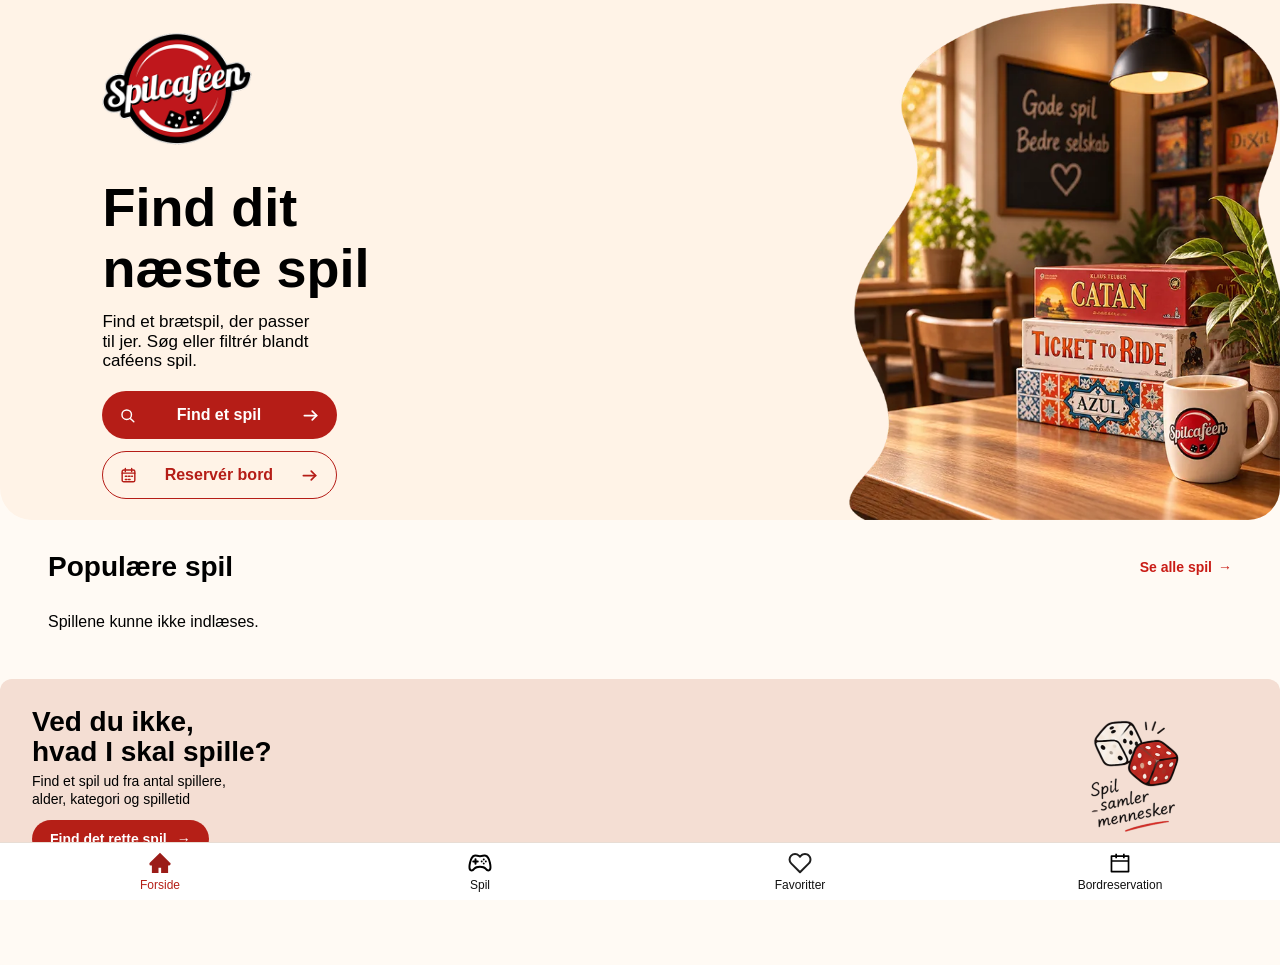
<file: index.html>
<!doctype html>
<html lang="da">
  <head>
    <meta charset="UTF-8" />
    <meta name="viewport" content="width=device-width, initial-scale=1.0" />

    <title>Spilcaféen | Forside</title>

    <link rel="stylesheet" href="css/forside.css" />
    <link rel="stylesheet" href="css/navigation.css" />

    <link rel="icon" href="images/logo-spilcafeen.webp" type="image/webp" />
  </head>

  <body>
    <main class="home">
      <section class="home-hero">
        <img
          src="images/logo-spilcafeen.webp"
          alt="Spilcaféen"
          class="home-hero__logo"
        />

        <div class="home-hero__content">
          <h1>Find dit<br />næste spil</h1>

          <p>
            Find et brætspil, der passer<br />
            til jer. Søg eller filtrér blandt<br />
            caféens spil.
          </p>

          <div class="home-hero__actions">
            <a href="spil.html" class="hero-btn hero-btn--primary">
              <svg
                class="hero-btn__icon"
                aria-hidden="true"
                viewBox="0 0 24 24"
              >
                <circle cx="11" cy="11" r="6"></circle>
                <path d="M16 16l4 4"></path>
              </svg>

              <span>Find et spil</span>

              <svg
                class="hero-btn__arrow"
                aria-hidden="true"
                viewBox="0 0 24 24"
              >
                <path d="M5 12h14"></path>
                <path d="m14 7 5 5-5 5"></path>
              </svg>
            </a>

            <button type="button" class="hero-btn hero-btn--secondary">
              <svg
                class="hero-btn__icon"
                aria-hidden="true"
                viewBox="0 0 24 24"
              >
                <rect x="4" y="5" width="16" height="15" rx="2"></rect>
                <path d="M8 3v4M16 3v4M4 9h16"></path>
                <path d="M8 13h2M12 13h2M16 13h1M8 17h2M12 17h2"></path>
              </svg>

              <span>Reservér bord</span>

              <svg
                class="hero-btn__arrow"
                aria-hidden="true"
                viewBox="0 0 24 24"
              >
                <path d="M5 12h14"></path>
                <path d="m14 7 5 5-5 5"></path>
              </svg>
            </button>
          </div>
        </div>

        <img src="images/hero-forside.webp" alt="" class="home-hero__image" />
      </section>

      <!-- Populære spil -->
      <section class="popular-games">
        <div class="popular-games__header">
          <h2>Populære spil</h2>

          <a href="spil.html" class="popular-games__link">
            <span>Se alle spil</span>
            <span aria-hidden="true">→</span>
          </a>
        </div>

        <div class="popular-games__grid" id="popular-games">
          <!-- De tre spil indsættes med JavaScript -->
        </div>
      </section>

      <!-- Find det rette spil -->
      <section class="game-finder">
        <div class="game-finder__content">
          <h2>Ved du ikke,<br />hvad I skal spille?</h2>

          <p>
            Find et spil ud fra antal spillere,<br />
            alder, kategori og spilletid
          </p>

          <a href="spil.html" class="game-finder__button">
            <span>Find det rette spil</span>
            <span aria-hidden="true">→</span>
          </a>
        </div>

        <div class="game-finder__illustration">
          <img src="images/spil-samler-mennesker.svg" alt="" loading="lazy" />
        </div>
      </section>
    </main>

    <div id="navigation"></div>

    <script src="js/navigation.js"></script>
    <script src="js/forside.js"></script>
  </body>
</html>
</file>
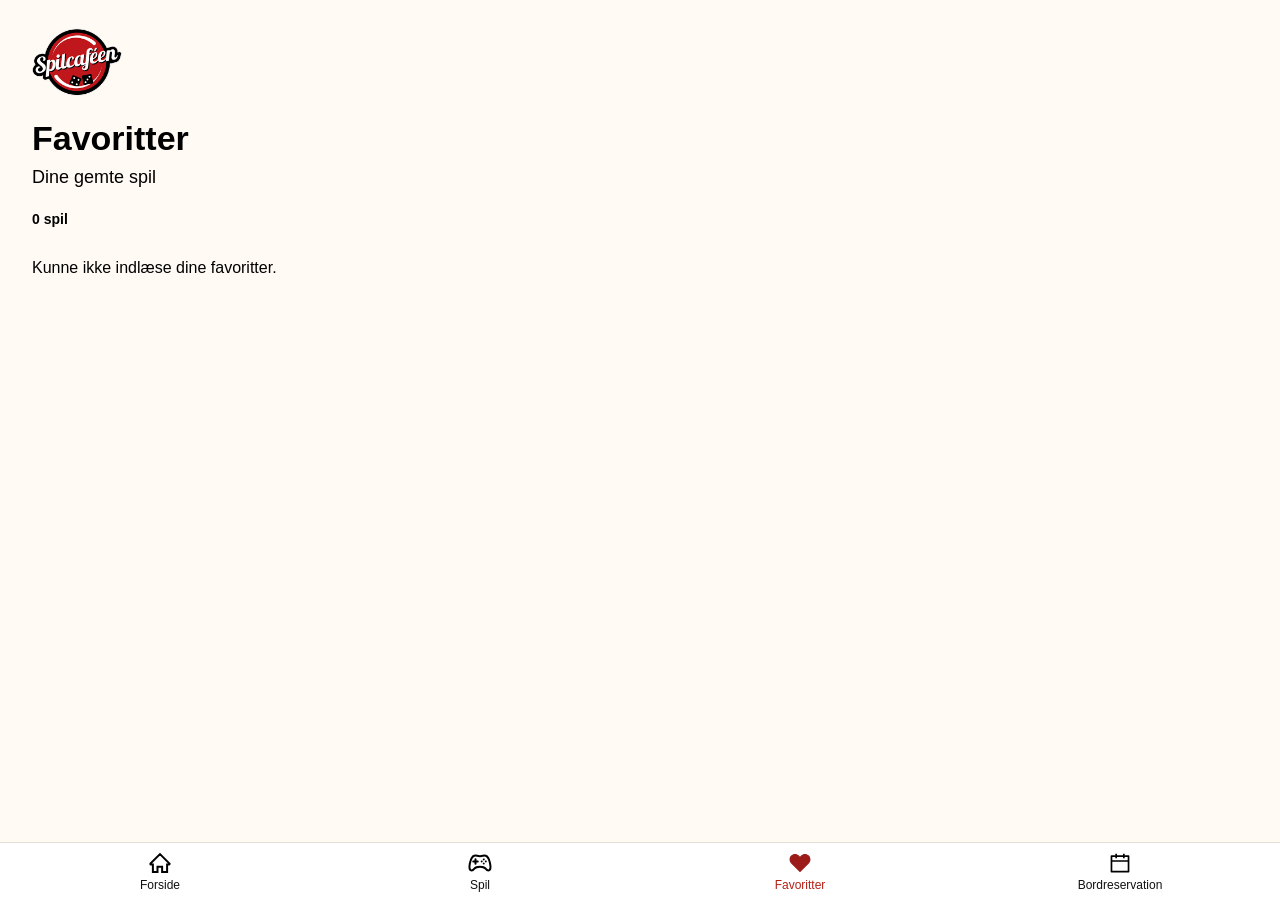
<file: favoritter.html>
<!doctype html>
<html lang="da">
  <head>
    <meta charset="UTF-8" />
    <meta name="viewport" content="width=device-width, initial-scale=1.0" />

    <title>Favoritter | Spilcaféen</title>

    <link rel="stylesheet" href="css/favoritter.css" />
    <link rel="stylesheet" href="css/navigation.css" />
    <link rel="icon" href="images/logo-spilcafeen.webp" type="image/webp" />
  </head>

  <body>
    <header class="favourites-header">
      <a href="index.html" aria-label="Gå til forsiden">
        <img
          src="images/logo-spilcafeen.webp"
          alt="Spilcaféen"
          class="favourites-header__logo"
        />
      </a>
    </header>

    <main class="favourites-page">
      <section class="favourites-intro">
        <h1>Favoritter</h1>
        <p>Dine gemte spil</p>
      </section>

      <section
        class="favourites-content"
        id="favourites-content"
        aria-label="Dine favoritspil"
      >
        <div class="favourites-toolbar">
          <p id="favourites-count">0 spil</p>
        </div>

        <div class="favourites-grid" id="favourites-grid"></div>
      </section>

      <section class="favourites-empty" id="favourites-empty" hidden>
        <div class="favourites-empty__heart" aria-hidden="true">♡</div>

        <h2>Ingen favoritter endnu</h2>

        <p>
          Gem spil ved at trykke på ♡,<br />
          så de nemt kan findes her.
        </p>

        <a href="spil.html" class="favourites-empty__button">
          <span aria-hidden="true">⌕</span>
          <span>Find et spil</span>
          <span aria-hidden="true">→</span>
        </a>
      </section>
    </main>

    <div id="navigation"></div>

    <script src="js/navigation.js"></script>
    <script src="js/favoritter.js"></script>
  </body>
</html>
</file>
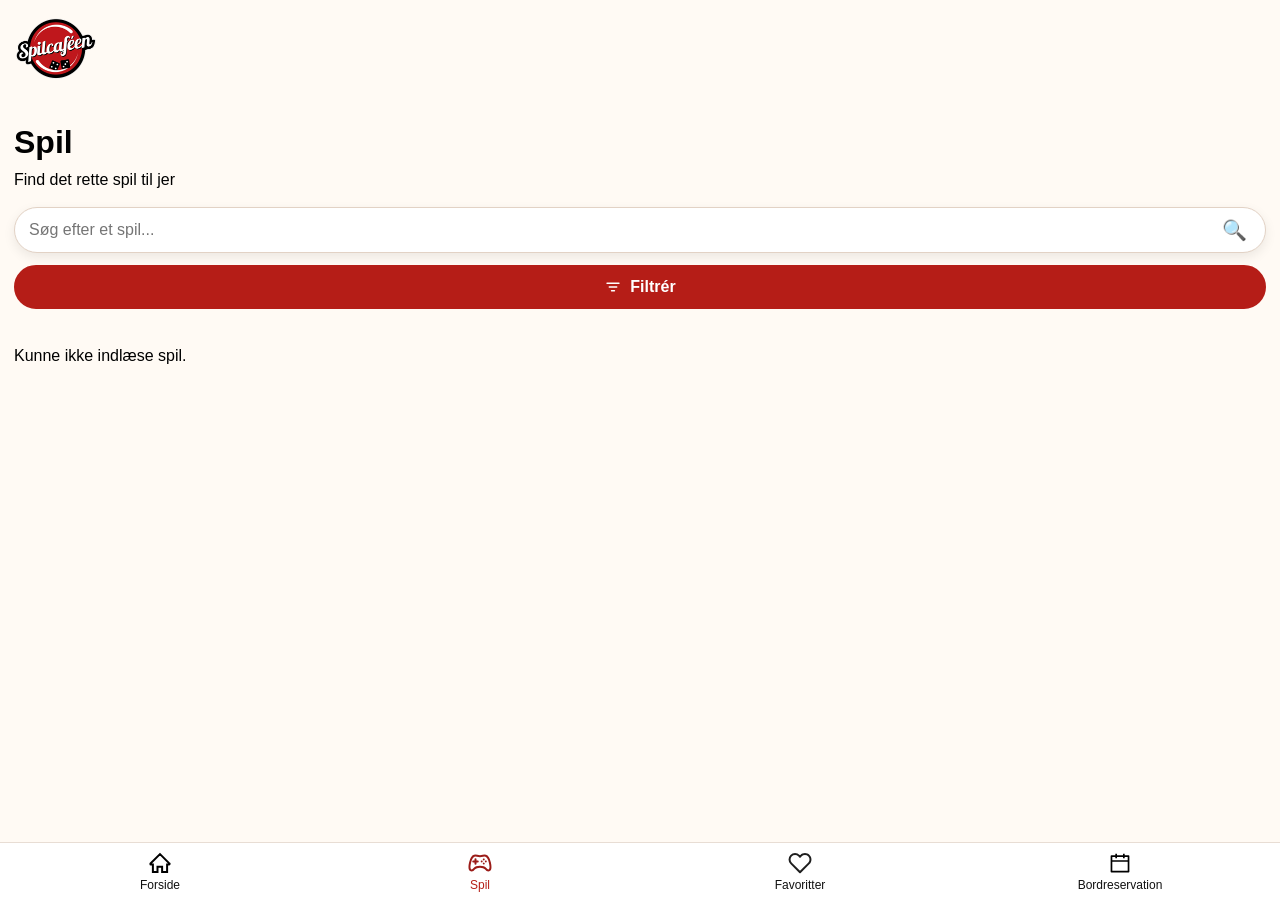
<file: spil.html>
<!doctype html>
<html lang="da">
  <head>
    <meta charset="UTF-8" />
    <meta name="viewport" content="width=device-width, initial-scale=1.0" />

    <title>Spil | Spilcaféen</title>

    <link rel="stylesheet" href="css/app.css" />
    <link rel="stylesheet" href="css/navigation.css" />
    <link rel="icon" href="images/logo-spilcafeen.webp" type="image/webp" />
  </head>

  <body>
    <header class="games-header">
      <a href="index.html" aria-label="Gå til forsiden">
        <img
          src="images/logo-spilcafeen.webp"
          alt="Spilcaféen"
          class="games-header__logo"
        />
      </a>
    </header>

    <main class="page">
      <div class="games-intro">
        <h1>Spil</h1>
        <p>Find det rette spil til jer</p>
      </div>

      <div class="searchbar">
        <label for="search-input" class="visually-hidden">
          Søg efter spil
        </label>

        <input
          type="text"
          id="search-input"
          placeholder="Søg efter et spil..."
        />

        <span class="icon-btn" aria-hidden="true">🔍</span>
      </div>

      <div class="filter-actions">
        <button
          class="filter-action filter-action--primary"
          type="button"
          id="open-filters"
          aria-expanded="false"
          aria-controls="filter-panel"
        >
          <svg
            class="filter-action__icon"
            viewBox="0 0 24 24"
            aria-hidden="true"
          >
            <path d="M4 7h16M7 12h10M10 17h4"></path>
          </svg>

          <span>Filtrér</span>
        </button>
      </div>

      <section class="active-filters" id="active-filters" hidden>
        <h2>Aktive filtre</h2>

        <div
          class="active-filters__list"
          id="active-filters-list"
          aria-live="polite"
        ></div>
      </section>

      <div class="filter-panel" id="filter-panel" hidden>
        <div class="filter-panel__header">
          <div>
            <h2>Filtrér spil</h2>
            <p>Vælg de kriterier, der passer til jer</p>
          </div>

          <button
            class="filter-panel__close"
            id="close-filters"
            type="button"
            aria-label="Luk filtre"
          >
            ×
          </button>
        </div>

        <div class="filter-panel__content">
          <div class="filter-group">
            <h3>Kategori</h3>

            <div class="filter-options">
              <button
                class="filter-option"
                type="button"
                data-filter="genre"
                data-value="Strategi"
                aria-pressed="false"
              >
                Strategi
              </button>

              <button
                class="filter-option"
                type="button"
                data-filter="genre"
                data-value="Familie"
                aria-pressed="false"
              >
                Familie
              </button>

              <button
                class="filter-option"
                type="button"
                data-filter="genre"
                data-value="Selskab"
                aria-pressed="false"
              >
                Selskab
              </button>

              <button
                class="filter-option"
                type="button"
                data-filter="genre"
                data-value="Børn"
                aria-pressed="false"
              >
                Børn
              </button>
            </div>
          </div>

          <div class="filter-group">
            <h3>Antal spillere</h3>

            <div class="filter-options">
              <button
                class="filter-option"
                type="button"
                data-filter="players"
                data-value="1-2"
                aria-pressed="false"
              >
                1 - 2
              </button>

              <button
                class="filter-option"
                type="button"
                data-filter="players"
                data-value="2-4"
                aria-pressed="false"
              >
                2 - 4
              </button>

              <button
                class="filter-option"
                type="button"
                data-filter="players"
                data-value="4-6"
                aria-pressed="false"
              >
                4 - 6
              </button>

              <button
                class="filter-option"
                type="button"
                data-filter="players"
                data-value="6-10"
                aria-pressed="false"
              >
                6+
              </button>
            </div>
          </div>

          <div class="filter-group">
            <h3>Alder</h3>

            <div class="filter-options">
              <button
                class="filter-option"
                type="button"
                data-filter="age"
                data-value="6"
                aria-pressed="false"
              >
                6+
              </button>

              <button
                class="filter-option"
                type="button"
                data-filter="age"
                data-value="10"
                aria-pressed="false"
              >
                10+
              </button>

              <button
                class="filter-option"
                type="button"
                data-filter="age"
                data-value="12"
                aria-pressed="false"
              >
                12+
              </button>

              <button
                class="filter-option"
                type="button"
                data-filter="age"
                data-value="18"
                aria-pressed="false"
              >
                18+
              </button>
            </div>
          </div>

          <div class="filter-group">
            <h3>Spilletid</h3>

            <div class="filter-options">
              <button
                class="filter-option"
                type="button"
                data-filter="duration"
                data-value="0-30"
                aria-pressed="false"
              >
                &lt; 30 min
              </button>

              <button
                class="filter-option"
                type="button"
                data-filter="duration"
                data-value="30-60"
                aria-pressed="false"
              >
                30 - 60 min
              </button>

              <button
                class="filter-option"
                type="button"
                data-filter="duration"
                data-value="60-120"
                aria-pressed="false"
              >
                60+ min
              </button>
            </div>
          </div>
        </div>

        <div class="filter-panel__actions">
          <button type="button" class="filter-show-results" id="show-results">
            Vis spil
          </button>

          <button class="clear-pill" id="clear-filters-pill" type="button">
            Nulstil alle filtre
          </button>
        </div>
      </div>

      <section
        id="game-list"
        class="card-grid"
        aria-label="Spiloversigt"
      ></section>
    </main>

    <div id="game-modal" class="modal" hidden>
      <div class="modal-backdrop" data-close></div>

      <article
        class="modal-card"
        role="dialog"
        aria-modal="true"
        aria-labelledby="modal-title"
      >
        <button class="modal-close" type="button" data-close aria-label="Luk">
          ×
        </button>

        <div class="modal-media">
          <img id="modal-image" alt="" />
        </div>

        <div class="modal-body">
          <h2 id="modal-title">Spildetaljer</h2>

          <div class="modal-meta" id="modal-meta"></div>

          <p id="modal-desc"></p>

          <div class="modal-details" id="modal-details"></div>

          <section id="modal-rules-wrap" class="modal-rules" hidden>
            <button
              id="rules-toggle"
              class="rules-btn"
              type="button"
              aria-expanded="false"
            >
              ▸ Regler
            </button>

            <div id="rules-content" class="rules-content">
              <pre id="modal-rules"></pre>
            </div>
          </section>
        </div>
      </article>
    </div>

    <div
      class="favourite-feedback"
      id="favourite-feedback"
      role="status"
      aria-live="polite"
      hidden
    >
      <span class="favourite-feedback__check" aria-hidden="true">✓</span>

      <span id="favourite-feedback-text">Tilføjet til favoritter</span>

      <button
        class="favourite-feedback__close"
        id="close-favourite-feedback"
        type="button"
        aria-label="Luk besked"
      >
        ×
      </button>
    </div>

    <div id="navigation"></div>

    <script src="js/navigation.js"></script>
    <script src="js/app.js"></script>
  </body>
</html>
</file>
<file: css/forside.css>
/* ==================================================
   FORSIDE
   ================================================== */

* {
  box-sizing: border-box;
}

html,
body {
  margin: 0;
  padding: 0;
}

body {
  font-family: Arial, Helvetica, sans-serif;
  background-color: #fffaf4;
  color: #000;
}

.home {
  background-color: #fffaf4;
  min-height: 100vh;
}

.home-hero {
  position: relative;
  min-height: 530px;
  overflow: hidden;
  background-color: #fff3e7;
  border-radius: 0 0 32px 32px;
}

.home-hero__logo {
  position: relative;
  z-index: 2;
  width: 135px;
  margin-top: 28px;
  margin-left: 32px;
}

.home-hero__content {
  position: relative;
  z-index: 2;
  width: 58%;
  margin-left: 32px;
  margin-top: 12px;
}

.home-hero__content h1 {
  margin: 0;
  font-size: 42px;
  line-height: 1.12;
  font-weight: 800;
  color: #000;
}

.home-hero__content p {
  margin: 14px 0 20px;
  font-size: 16px;
  line-height: 1.15;
  color: #000;
}

.home-hero__actions {
  display: flex;
  flex-direction: column;
  gap: 12px;
}

.hero-btn {
  position: relative;
  z-index: 3;
  display: flex;
  align-items: center;
  justify-content: space-between;

  width: 235px;
  min-height: 48px;
  padding: 0 16px;

  border-radius: 999px;

  font-size: 16px;
  font-weight: 600;
  text-decoration: none;
}

.hero-btn__icon {
  width: 19px;
  height: 19px;
  fill: none;
  stroke: currentColor;
  stroke-width: 1.8;
  stroke-linecap: round;
  stroke-linejoin: round;
  flex-shrink: 0;
}

.hero-btn__arrow {
  width: 21px;
  height: 21px;
  fill: none;
  stroke: currentColor;
  stroke-width: 2;
  stroke-linecap: round;
  stroke-linejoin: round;
  flex-shrink: 0;
}

.hero-btn--primary {
  background-color: #b51d17;
  color: #fff;
}

.hero-btn--secondary {
  background-color: transparent;
  color: #b51d17;
  border: 1.5px solid #b51d17;
}

.home-hero__image {
  position: absolute;
  z-index: 1;
  top: 0;
  right: -240px;
  height: 92%;
  width: auto;
  max-width: none;
}

/* ---------- Populære spil ---------- */

.popular-games {
  padding: 20px 16px 24px;
}

.popular-games__header {
  display: flex;
  align-items: center;
  justify-content: space-between;
  margin-bottom: 14px;
}

.popular-games__header h2 {
  margin: 0;
  font-size: 25px;
  line-height: 1.1;
  font-weight: 700;
}

.popular-games__link {
  display: flex;
  align-items: center;
  gap: 6px;
  color: #c91c16;
  font-size: 14px;
  font-weight: 700;
  text-decoration: none;
}

.popular-games__grid {
  display: grid;
  grid-template-columns: repeat(3, minmax(0, 1fr));
  gap: 10px;
}

.popular-card {
  min-width: 0;
  background-color: #f8eadc;
  border-radius: 16px;
  padding: 10px;
}

.popular-card__image-wrap {
  position: relative;
  width: 100%;
  height: 110px;
  overflow: hidden;
  border-radius: 10px;
  background: #f5ebdc;

  display: flex;
  align-items: center;
  justify-content: center;
}

.popular-card__image {
  width: 100%;
  height: 100%;
  display: block;
  object-fit: contain;
}

.popular-card__favorite {
  position: absolute;
  top: 8px;
  right: 8px;

  width: 32px;
  height: 32px;

  display: flex;
  align-items: center;
  justify-content: center;

  background: #fff;
  color: #000;

  border: 1px solid #ddd;
  border-radius: 50%;

  padding: 0;

  font-size: 16px;
  line-height: 1;
  cursor: pointer;

  z-index: 2;
}

.popular-card__favorite.active {
  color: #b51d17;
  border-color: #b51d17;
}

.popular-card h3 {
  margin: 8px 0 5px;
  font-size: 14px;
  line-height: 1.15;
  font-weight: 700;

  min-height: 32px;
}

.popular-card__info {
  display: flex;
  align-items: center;
  justify-content: space-between;
  gap: 4px;

  font-size: 12px;
  font-weight: 600;
  white-space: nowrap;
}

.popular-card__info span {
  display: flex;
  align-items: center;
  gap: 3px;
}

/* =========================================
   FIND DET RETTE SPIL
========================================= */

.game-finder {
  margin: 0 16px 24px;
  padding: 18px 16px;
  min-height: 110px;

  display: flex;
  justify-content: space-between;
  align-items: center;
  gap: 12px;

  background: #f4ded3;
  border-radius: 12px;
}

.game-finder__content {
  flex: 1;
}

.game-finder h2 {
  margin: 0 0 6px;
  font-size: 20px;
  line-height: 1.05;
  font-weight: 800;
}

.game-finder p {
  margin: 0 0 12px;
  font-size: 12px;
  line-height: 1.3;
}

.game-finder__button {
  display: inline-flex;
  align-items: center;
  gap: 10px;

  padding: 9px 14px;

  background: #b51f17;
  color: #fff;

  border-radius: 999px;

  font-size: 12px;
  font-weight: 700;
  text-decoration: none;
}

.game-finder__illustration {
  flex-shrink: 0;
  width: 80px;

  font-size: 54px;
  text-align: center;

  margin-right: 35px;
}

/* ==================================================
   RESPONSIVT DESIGN
   ================================================== */

/* Tablet */
@media (min-width: 600px) {
  .home-hero {
    min-height: 460px;
  }

  .home-hero__logo {
    width: 135px;
    margin-top: 28px;
    margin-left: 48px;
  }

  .home-hero__content {
    width: 48%;
    margin-left: 48px;
    margin-top: 28px;
  }

  .home-hero__content h1 {
    font-size: 48px;
  }

  .home-hero__content p {
    font-size: 17px;
  }

  .home-hero__image {
    right: -100px;
    height: 100%;
  }

  .popular-games {
    padding: 28px 32px;
  }

  .popular-games__grid {
    gap: 16px;
  }

  .popular-card {
    padding: 14px;
  }

  .popular-card__image-wrap {
    height: 160px;
  }

  .popular-card h3 {
    font-size: 16px;
  }

  .popular-card__info {
    font-size: 13px;
  }

  .game-finder {
    margin: 0 32px 32px;
    padding: 24px 28px;
    min-height: 150px;
  }

  .game-finder h2 {
    font-size: 26px;
  }

  .game-finder p {
    font-size: 14px;
  }

  .game-finder__button {
    padding: 11px 18px;
    font-size: 14px;
  }

  .game-finder__illustration {
    width: 120px;
    font-size: 70px;
    margin-right: 45px;
  }
}

/* Større tablet / lille desktop */
@media (min-width: 900px) {
  .home-hero {
    min-height: 520px;
  }

  .home-hero__logo {
    width: 150px;
    margin-left: 48px;
    margin-top: 32px;
  }

  .home-hero__content {
    width: 44%;
    margin-left: 48px;
    margin-top: 28px;
  }

  .home-hero__content h1 {
    font-size: 54px;
  }

  .home-hero__content p {
    font-size: 17px;
    max-width: 340px;
  }

  .home-hero__image {
    right: 0;
    height: 100%;
  }

  .popular-games {
    padding: 32px 48px;
  }

  .popular-games__header h2 {
    font-size: 28px;
  }

  .popular-games__grid {
    gap: 18px;
  }

  .popular-card {
    padding: 16px;
  }

  .popular-card__image-wrap {
    height: 190px;
  }

  .popular-card h3 {
    font-size: 17px;
  }

  .popular-card__info {
    font-size: 14px;
  }

  .game-finder {
    margin: 0 48px 40px;
    padding: 28px 32px;
    min-height: 165px;
  }

  .game-finder h2 {
    font-size: 28px;
  }

  .game-finder p {
    font-size: 14px;
  }

  .game-finder__illustration {
    width: 140px;
    font-size: 76px;
    margin-right: 45px;
  }
}

/* =========================================
   DESKTOP – 1200PX+
========================================= */

@media (min-width: 1200px) {
  .popular-games,
  .game-finder {
    max-width: 1400px;
    margin-left: auto;
    margin-right: auto;
  }

  .popular-card__image-wrap {
    height: 280px;
  }

  .home-hero__logo {
    margin-left: 8%;
  }

  .home-hero__content {
    margin-left: 8%;
  }
}
</file>
<file: css/navigation.css>
/* ========================================
   BUNDNAVIGATION
======================================== */

body {
  padding-bottom: 65px;
}

.bottom-nav {
  position: fixed;
  bottom: 0;
  left: 0;

  width: 100%;
  min-height: 58px;

  display: grid;
  grid-template-columns: repeat(4, 1fr);

  background: #fff;
  border-top: 1px solid #e8ddd4;

  z-index: 1000;
}

.bottom-nav__item {
  display: flex;
  flex-direction: column;
  align-items: center;
  justify-content: center;
  gap: 4px;

  padding: 7px 2px 6px;

  color: #111;
  text-decoration: none;

  font-size: 12px;
  font-weight: 500;
}

.bottom-nav__item img {
  display: block;
  width: 24px;
  height: 24px;
}

.bottom-nav__item span {
  line-height: 1.1;
}

.bottom-nav__item--active {
  color: #b51f17;
}
</file>
<file: css/favoritter.css>
/* ========================================
   GRUNDLÆGGENDE
======================================== */

* {
  box-sizing: border-box;
}

html,
body {
  margin: 0;
  padding: 0;
}

body {
  font-family: Arial, Helvetica, sans-serif;
  background-color: #fffaf4;
  color: #000;
}

button,
a {
  font: inherit;
}

/* ========================================
   HEADER
======================================== */

.favourites-header {
  padding: 28px 32px 0;
}

.favourites-header__logo {
  display: block;
  width: 90px;
  height: auto;
}

/* ========================================
   SIDE
======================================== */

.favourites-page {
  padding: 24px 16px 110px;
}

.favourites-intro {
  margin-bottom: 20px;
}

.favourites-intro h1 {
  margin: 0 0 8px;
  font-size: 34px;
  line-height: 1.1;
}

.favourites-intro p {
  margin: 0;
  font-size: 18px;
  line-height: 1.4;
}

/* ========================================
   ANTAL FAVORITTER
======================================== */

.favourites-toolbar {
  margin-bottom: 16px;
}

.favourites-toolbar p {
  margin: 0;
  font-size: 14px;
  font-weight: 700;
}

/* ========================================
   FAVORITKORT
======================================== */

.favourites-grid {
  display: grid;
  grid-template-columns: repeat(2, minmax(0, 1fr));
  gap: 16px 12px;
}

.favourite-card {
  position: relative;
  min-width: 0;
  padding: 12px 12px 14px;

  background-color: #fff3e7;
  border-radius: 14px;
}

.favourite-card__image {
  position: relative;

  display: flex;
  align-items: center;
  justify-content: center;

  height: 180px;
}

.favourite-card__image img {
  display: block;
  width: 100%;
  height: 165px;
  object-fit: contain;
}

.favourite-card__heart {
  position: absolute;
  top: 8px;
  right: 8px;

  display: flex;
  align-items: center;
  justify-content: center;

  width: 32px;
  height: 32px;
  padding: 0;

  border: 1px solid #ddd;
  border-radius: 50%;

  background-color: #fff;
  color: #b51f17;

  font-size: 16px;
  line-height: 1;

  cursor: pointer;
}

.favourite-card h2 {
  margin: 8px 0;
  font-size: 14px;
  line-height: 1.2;
}

.favourite-card__meta {
  display: flex;
  align-items: center;
  flex-wrap: wrap;
  gap: 10px;

  font-size: 13px;
  font-weight: 600;
}

/* ========================================
   TOM FAVORITLISTE
======================================== */

.favourites-empty {
  min-height: 470px;

  display: flex;
  flex-direction: column;
  align-items: center;
  justify-content: center;

  padding: 20px;
  text-align: center;
}

.favourites-empty[hidden] {
  display: none;
}

.favourites-empty__heart {
  margin-bottom: 18px;

  font-size: 110px;
  font-weight: 400;
  line-height: 0.9;
}

.favourites-empty h2 {
  margin: 0 0 12px;

  font-size: 26px;
  line-height: 1.2;
}

.favourites-empty p {
  margin: 0 0 24px;

  font-size: 16px;
  line-height: 1.4;
}

.favourites-empty__button {
  display: inline-flex;
  align-items: center;
  justify-content: center;
  gap: 12px;

  min-width: 210px;
  padding: 14px 20px;

  border-radius: 999px;

  background-color: #b51f17;
  color: #fff;

  font-size: 14px;
  font-weight: 700;
  text-decoration: none;
}

/* ========================================
   HIDDEN
======================================== */

.favourites-content[hidden] {
  display: none;
}

/* ========================================
   RESPONSIVT DESIGN
======================================== */

/* Tablet */
@media (min-width: 600px) {
  .favourites-page {
    padding-left: 32px;
    padding-right: 32px;
  }

  .favourites-grid {
    grid-template-columns: repeat(3, minmax(0, 1fr));
    gap: 16px;
  }
}

/* Større tablet / mindre desktop */
@media (min-width: 900px) {
  .favourites-header,
  .favourites-page {
    max-width: 1200px;
    margin-left: auto;
    margin-right: auto;
  }

  .favourites-grid {
    gap: 20px;
  }
}

/* Desktop */
@media (min-width: 1200px) {
  .favourites-header,
  .favourites-page {
    max-width: 1400px;
  }

  .favourites-grid {
    grid-template-columns: repeat(4, minmax(0, 1fr));
  }
}
</file>
<file: css/app.css>
/* =========================================================
   1. FARVER OG BASE
   ========================================================= */

:root {
  --page-bg: #fffaf4;
  --light-bg: #f8eadc;
  --hero-bg: #fff3e7;
  --soft-pink: #f4ded3;
  --red: #b51d17;
  --text: #000;
  --ring: #e2d2c5;
  --white: #fff;
  --shadow: 0 4px 12px rgba(0, 0, 0, 0.08);
  --thumb-ratio: 4 / 3;
}

* {
  box-sizing: border-box;
}

html,
body {
  margin: 0;
  padding: 0;
}

body {
  background-color: var(--page-bg);
  color: var(--text);
  font:
    16px/1.4 Arial,
    Helvetica,
    sans-serif;
}

/* =========================================================
   2. TILGÆNGELIGHED
   ========================================================= */

.visually-hidden {
  position: absolute;
  width: 1px;
  height: 1px;
  padding: 0;
  margin: -1px;
  overflow: hidden;
  clip: rect(0, 0, 0, 0);
  white-space: nowrap;
  border: 0;
}

/* =========================================================
   3. HEADER PÅ SPILSIDEN
   ========================================================= */

.games-header {
  padding: 18px 16px 8px;
  background-color: var(--page-bg);
}

.games-header__logo {
  display: block;
  width: 80px;
  height: auto;
}

/* =========================================================
   4. SIDEINDHOLD
   ========================================================= */

.page {
  width: 100%;
  max-width: 1400px;
  margin: 0 auto;
  padding: 12px 14px 110px;
  background-color: var(--page-bg);
}

.games-intro h1 {
  margin-bottom: 4px;
  color: var(--text);
}

.games-intro p {
  margin-top: 0;
  color: var(--text);
}

/* =========================================================
   5. SØGNING
   ========================================================= */

.searchbar {
  display: flex;
  align-items: center;
  gap: 8px;

  background: var(--white);
  border: 1px solid var(--ring);
  border-radius: 999px;

  padding: 8px 12px;
  margin: 10px 0 8px;

  box-shadow: var(--shadow);
}

.searchbar input {
  flex: 1;
  min-width: 0;
  border: 0;
  outline: 0;
  background: transparent;

  font: inherit;
  font-size: 16px;
  color: var(--text);
}

.icon-btn {
  font-size: 20px;
  line-height: 1;
  padding: 4px 6px;
}

/* =========================================================
   6. FILTERKNAP
   ========================================================= */

.filter-actions {
  margin: 12px 0 20px;
}

.filter-action {
  width: 100%;
  min-height: 44px;
  border-radius: 24px;

  font: inherit;
  font-weight: 600;

  cursor: pointer;

  display: flex;
  align-items: center;
  justify-content: center;
  gap: 8px;
}

.filter-action__icon {
  width: 18px;
  height: 18px;
  fill: none;
  stroke: currentColor;
  stroke-width: 1.8;
  stroke-linecap: round;
}

.filter-action--primary {
  background: var(--red);
  color: var(--white);
  border: 2px solid var(--red);
}

/* =========================================================
   7. FILTERPANEL
   ========================================================= */

.filter-panel[hidden] {
  display: none;
}

.filter-panel {
  margin: 24px 0 30px;
}

.filter-panel__header {
  display: flex;
  align-items: flex-start;
  justify-content: space-between;
  gap: 20px;
  margin-bottom: 6px;
}

.filter-panel__header h2 {
  margin: 0;
  font-size: 26px;
  line-height: 1.2;
  font-weight: 800;
  color: var(--text);
}

.filter-panel__header p {
  color: var(--text);
}

.filter-panel__close {
  appearance: none;
  border: 0;
  background: transparent;
  color: var(--text);

  font-size: 28px;
  line-height: 1;

  cursor: pointer;
  padding: 0;
  width: 44px;
  height: 44px;

  display: flex;
  align-items: center;
  justify-content: center;
}

.filter-panel__content {
  display: flex;
  flex-direction: column;
  gap: 24px;
}

/* =========================================================
   8. FILTERGRUPPER
   ========================================================= */

.filter-group {
  display: flex;
  flex-direction: column;
  gap: 10px;
}

.filter-group h3 {
  margin: 0;
  font-size: 15px;
  font-weight: 700;
  color: var(--text);
}

.filter-options {
  display: flex;
  flex-wrap: wrap;
  gap: 10px;
}

.filter-option {
  appearance: none;

  min-height: 40px;
  padding: 8px 14px;

  border: 1px solid var(--ring);
  border-radius: 999px;

  background: transparent;
  color: var(--text);

  font: inherit;
  font-size: 14px;
  font-weight: 500;

  cursor: pointer;

  transition:
    background-color 0.2s ease,
    border-color 0.2s ease,
    color 0.2s ease;
}

.filter-option:hover {
  border-color: var(--red);
}

.filter-option:focus-visible {
  outline: 3px solid rgba(181, 29, 23, 0.25);
  outline-offset: 2px;
}

.filter-option.active,
.filter-option[aria-pressed="true"] {
  background: var(--red);
  border-color: var(--red);
  color: var(--white);
}

.filter-option.active:hover {
  background-color: #9f1b16;
}

/* =========================================================
   9. FILTERPANEL – KNAPPER
   ========================================================= */

.filter-panel__actions {
  display: grid;
  gap: 12px;
  margin-top: 20px;
}

.filter-show-results {
  width: 100%;
  min-height: 44px;

  border: 0;
  border-radius: 999px;

  background: var(--red);
  color: var(--white);

  font: inherit;
  font-size: 14px;
  font-weight: 700;

  cursor: pointer;
}

.clear-pill {
  width: 100%;
  min-height: 44px;

  border: 1px solid var(--ring);
  border-radius: 999px;

  background: transparent;
  color: var(--text);

  padding: 10px 16px;

  font: inherit;
  font-size: 14px;
  font-weight: 600;

  cursor: pointer;
}

.clear-pill:hover,
.clear-pill:focus-visible {
  border-color: var(--red);
}

/* =========================================================
   10. AKTIVE FILTRE
   ========================================================= */

.active-filters {
  margin-top: 22px;
  margin-bottom: 18px;
}

.active-filters h2 {
  margin: 0 0 12px;
  font-size: 18px;
  font-weight: 700;
}

.active-filters__list {
  display: flex;
  flex-wrap: wrap;
  gap: 8px;
}

.active-filter {
  display: inline-flex;
  align-items: center;
  gap: 8px;

  padding: 9px 13px;

  border: none;
  border-radius: 999px;

  background-color: var(--soft-pink);
  color: #a91f1a;

  font-size: 14px;
  font-weight: 600;

  cursor: pointer;
}

.active-filter:hover {
  background-color: #edd0c3;
}

.active-filter:focus-visible {
  outline: 3px solid #000;
  outline-offset: 2px;
}

/* =========================================================
   11. SPILOVERSIGT
   ========================================================= */

.card-grid {
  display: grid;
  grid-template-columns: repeat(2, minmax(0, 1fr));
  gap: 16px 12px;
}

.card {
  background: var(--light-bg);
  color: var(--text);

  border-radius: 16px;
  padding: 10px;

  border: 0;
  box-shadow: none;
}

.thumb {
  position: relative;

  border-radius: 12px;
  overflow: hidden;

  background: #f5ebdc;

  aspect-ratio: var(--thumb-ratio);

  display: flex;
  align-items: center;
  justify-content: center;
}

.thumb img {
  display: block;
  width: 94%;
  height: 94%;
  object-fit: contain;
}

.card h3 {
  margin: 10px 4px 6px;
  font-size: 16px;
  color: var(--text);
}

.meta,
.extra {
  display: flex;
  gap: 10px;

  margin: 0 4px 4px;

  color: var(--text);
  opacity: 1;

  font-size: 14px;
}

.extra {
  flex-direction: column;
  gap: 2px;
}

/* =========================================================
   12. FAVORITTER OG BADGES
   ========================================================= */

.fav {
  position: absolute;
  top: 8px;
  right: 8px;

  width: 32px;
  height: 32px;

  display: flex;
  align-items: center;
  justify-content: center;

  background: var(--white);
  color: var(--text);

  border: 1px solid #ddd;
  border-radius: 50%;

  padding: 0;

  font-size: 16px;
  cursor: pointer;
}

.fav.active {
  background: var(--white);
  color: var(--red);
  border-color: var(--red);
}

.badges {
  position: absolute;
  top: 8px;
  left: 8px;

  display: flex;
  gap: 6px;
}

.badge {
  background: var(--white);
  color: var(--text);

  padding: 3px 7px;

  font-size: 12px;
  font-weight: 600;

  border-radius: 999px;
  border: 1px solid var(--ring);
}

/* =========================================================
   13. FAVORIT FEEDBACK
   ========================================================= */

.favourite-feedback {
  position: fixed;
  left: 50%;
  bottom: 82px;
  transform: translateX(-50%);

  width: calc(100% - 32px);
  max-width: 440px;

  display: flex;
  align-items: center;
  gap: 12px;

  padding: 15px 18px;

  background-color: #2d2d2d;
  color: var(--white);

  border-radius: 12px;

  font-size: 16px;
  font-weight: 600;

  z-index: 1000;
}

.favourite-feedback[hidden] {
  display: none;
}

.favourite-feedback__check {
  display: flex;
  align-items: center;
  justify-content: center;

  width: 22px;
  height: 22px;

  border: 1.5px solid var(--white);
  border-radius: 50%;

  font-size: 13px;
}

.favourite-feedback__close {
  margin-left: auto;
  padding: 4px;

  border: none;
  background: transparent;
  color: var(--white);

  font-size: 24px;
  line-height: 1;

  cursor: pointer;
}

.favourite-feedback__close:focus-visible {
  outline: 2px solid var(--white);
  outline-offset: 2px;
}

/* =========================================================
   14. MODAL – SPILDETALJER
   ========================================================= */

.modal[hidden] {
  display: none;
}

.modal {
  position: fixed;
  inset: 0;
  z-index: 4000;

  display: grid;
  place-items: center;

  padding: 16px;
}

.modal-backdrop {
  position: absolute;
  inset: 0;
  background: rgba(0, 0, 0, 0.4);
}

.modal-card {
  position: relative;
  z-index: 1;

  width: min(920px, 100%);
  max-height: 90vh;

  display: flex;
  flex-direction: column;

  overflow: hidden;

  background: var(--light-bg);
  color: var(--text);

  border: 1px solid var(--ring);
  border-radius: 18px;

  box-shadow: var(--shadow);
}

.modal-close {
  position: absolute;
  top: 10px;
  right: 10px;
  z-index: 2;

  width: 36px;
  height: 36px;

  display: flex;
  align-items: center;
  justify-content: center;

  background: var(--white);
  color: var(--text);

  border: 1px solid var(--ring);
  border-radius: 50%;

  font-size: 22px;
  line-height: 1;

  padding: 0;
  cursor: pointer;
}

.modal-media {
  flex: 0 0 auto;

  display: flex;
  align-items: center;
  justify-content: center;

  background: #f5ebdc;

  padding: 0.5rem;

  border-bottom: 1px solid var(--ring);
}

.modal-media img {
  display: block;

  width: 100%;
  height: auto;
  max-height: 350px;

  object-fit: contain;
}

.modal-body {
  flex: 1;
  overflow-y: auto;

  display: grid;
  gap: 10px;

  padding: 1rem 1.5rem;
}

.modal-body h2 {
  margin: 0;
  font-size: clamp(20px, 3.2vw, 28px);
  color: var(--text);
}

.modal-meta {
  display: flex;
  flex-wrap: wrap;
  gap: 14px;
  opacity: 1;
  color: var(--text);
}

.modal-details {
  display: grid;
  gap: 6px;
}

.modal-details span {
  opacity: 1;
}

/* =========================================================
   15. REGLER I MODAL
   ========================================================= */

.rules-btn {
  display: flex;
  align-items: center;
  gap: 0.25rem;

  margin-top: 1rem;

  background: none;
  border: 0;

  color: var(--red);

  font-size: 1.1rem;
  font-weight: 600;

  cursor: pointer;
}

.rules-btn[aria-expanded="true"]::before {
  content: "▾";
}

.rules-btn[aria-expanded="false"]::before {
  content: "▸";
}

.rules-content {
  max-height: 0;
  overflow: hidden;

  transition: max-height 0.3s ease;
}

.rules-content.open {
  max-height: 600px;
}

#modal-rules {
  margin-top: 0.5rem;
  padding: 0.75rem;

  background: var(--hero-bg);
  border-radius: 6px;

  white-space: pre-wrap;
  line-height: 1.4;
}

/* =========================================================
   16. RESPONSIVT DESIGN
   ========================================================= */

/* Tablet */
@media (min-width: 600px) {
  .card-grid {
    grid-template-columns: repeat(3, minmax(0, 1fr));
  }
}

/* Større tablet / mindre desktop */
@media (min-width: 900px) {
  .page,
  .games-header {
    max-width: 1200px;
    margin-left: auto;
    margin-right: auto;
  }
}

/* Desktop */
@media (min-width: 1200px) {
  .page,
  .games-header {
    max-width: 1400px;
  }

  .card-grid {
    grid-template-columns: repeat(4, minmax(0, 1fr));
  }
}

/* =========================================================
   17. REDUCERET BEVÆGELSE
   ========================================================= */

@media (prefers-reduced-motion: reduce) {
  *,
  *::before,
  *::after {
    scroll-behavior: auto !important;
    transition-duration: 0.01ms !important;
    animation-duration: 0.01ms !important;
    animation-iteration-count: 1 !important;
  }
}
</file>
